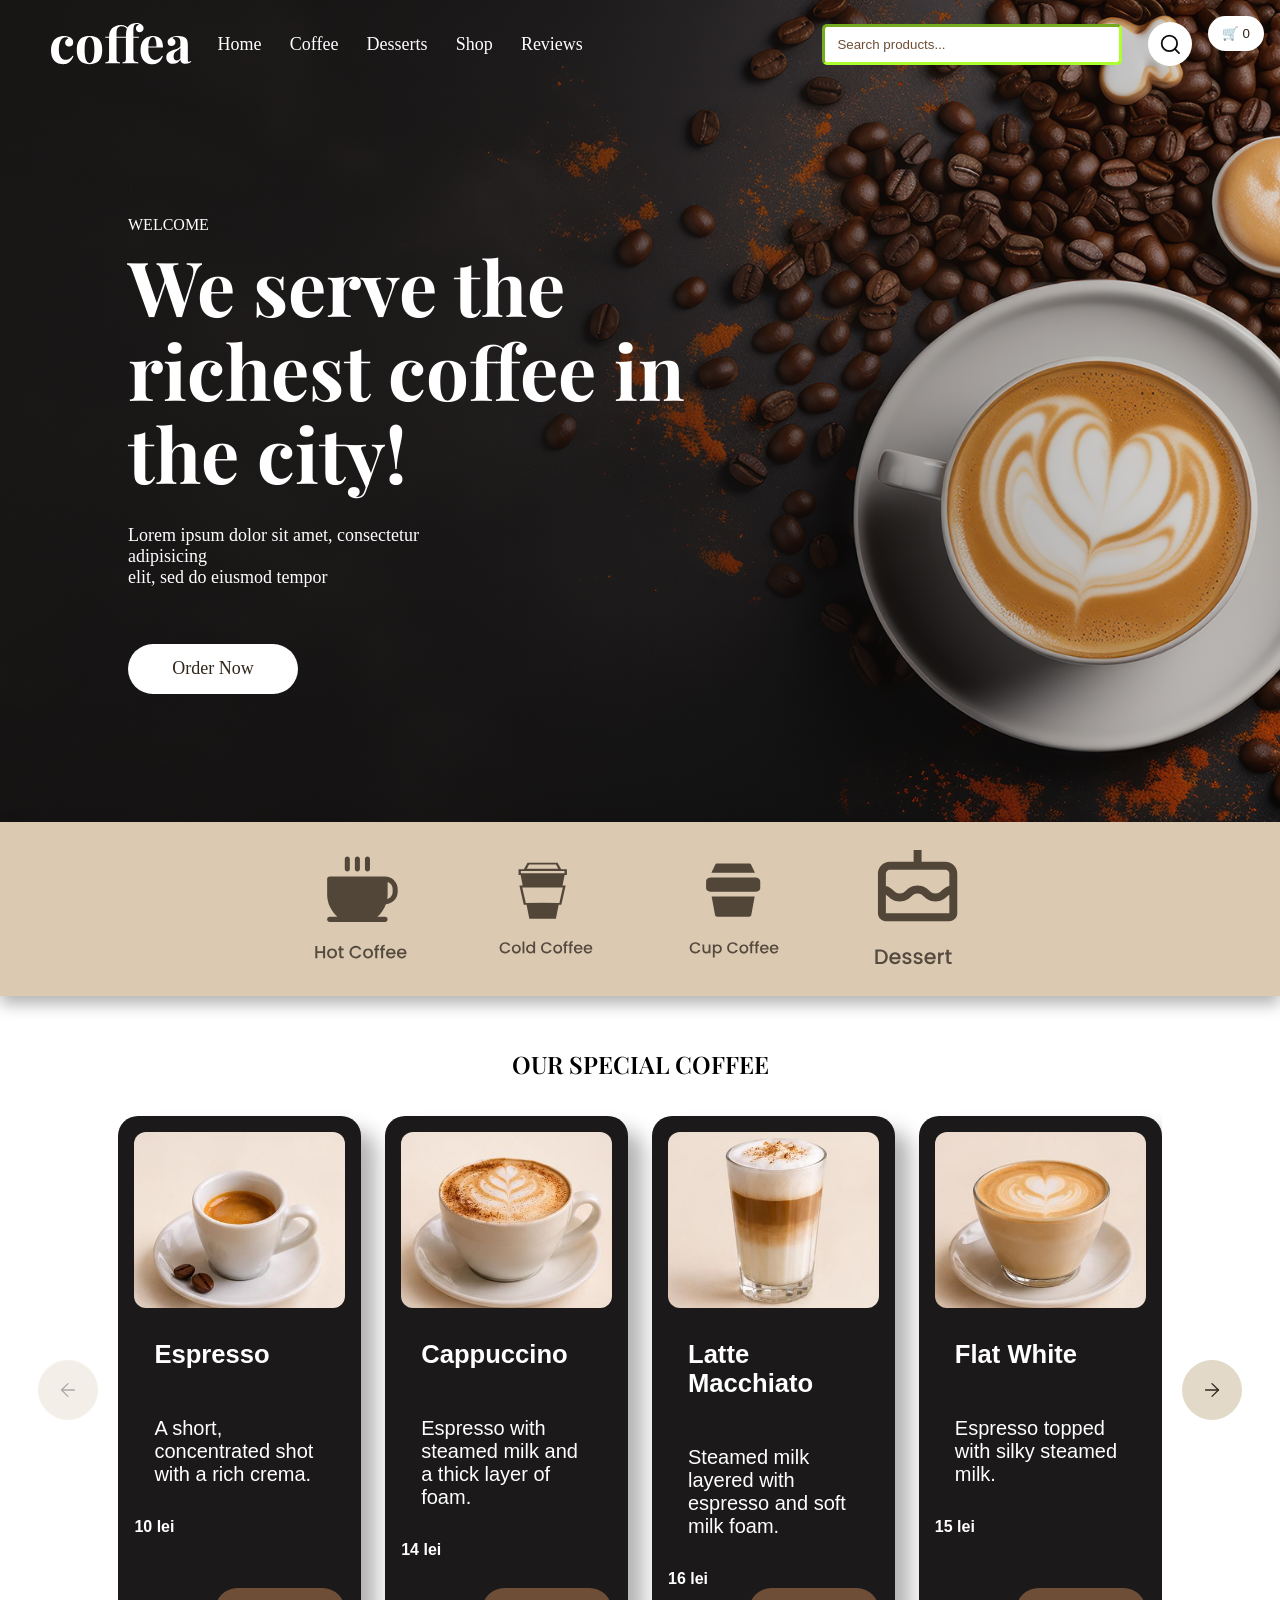
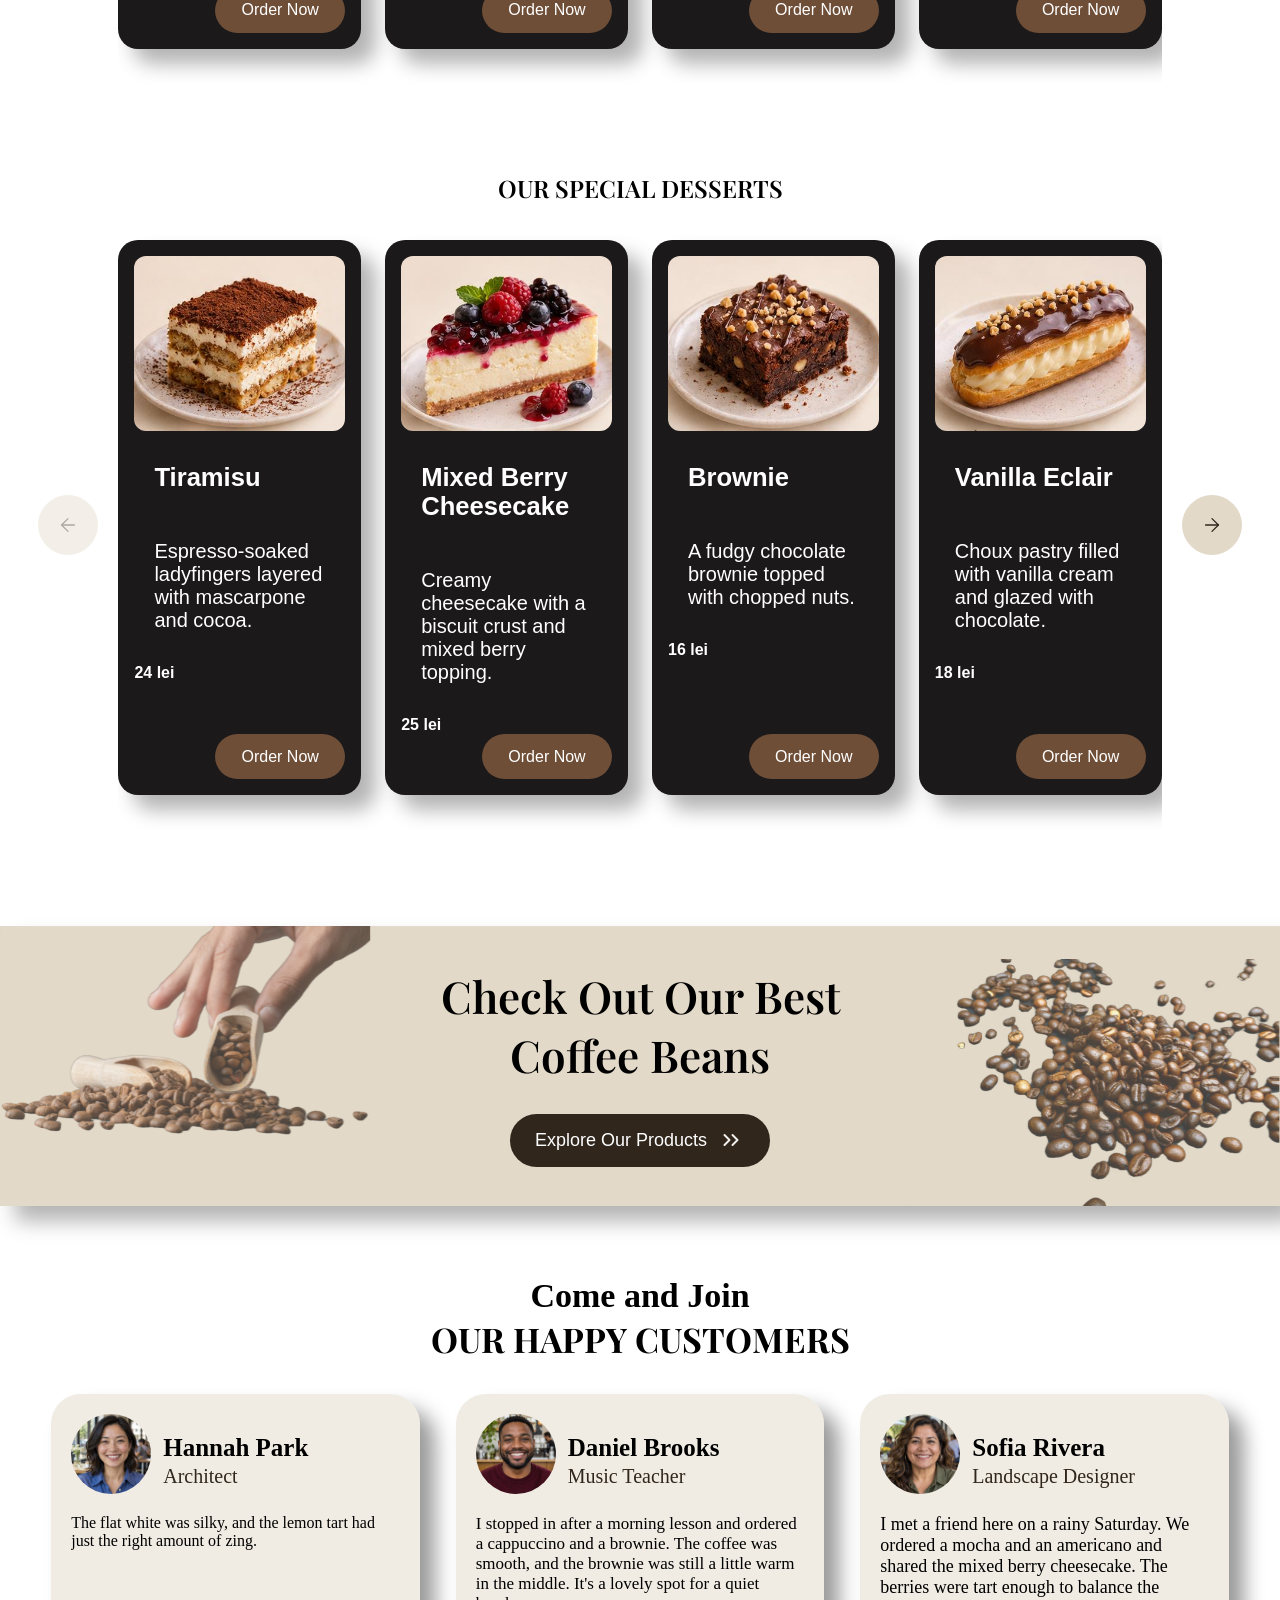
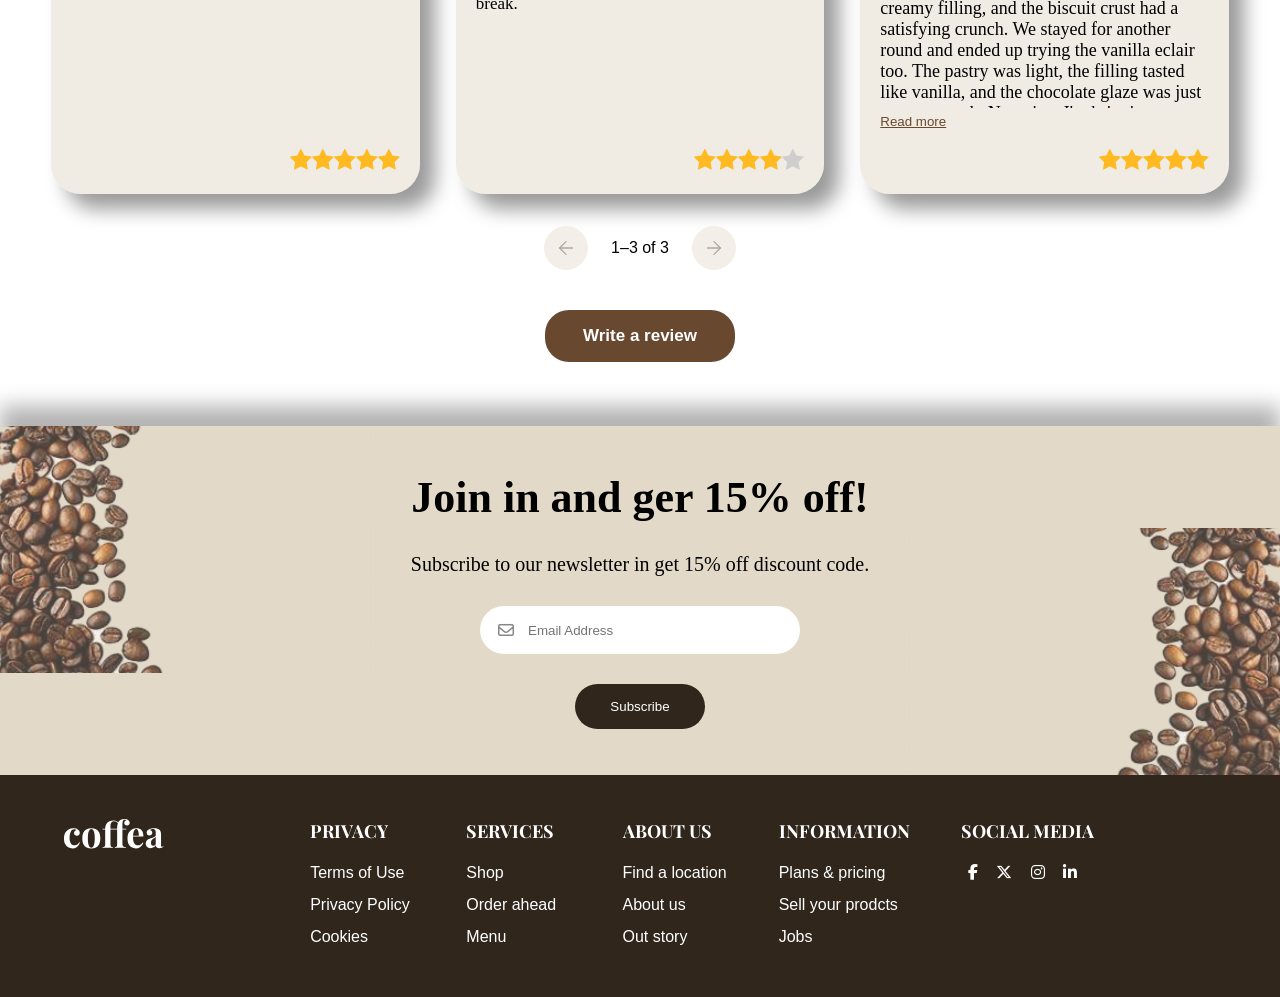
<file: index.html>
<!DOCTYPE html>
<html lang="en">

<head>
    <meta charset="UTF-8">
    <meta name="viewport" content="width=device-width, initial-scale=1.0">
    <title>Caffea</title>

    <link rel="stylesheet" href="styles.css">
    <link rel="preconnect" href="https://fonts.googleapis.com">
    <link rel="preconnect" href="https://fonts.gstatic.com" crossorigin>

    <link href="https://fonts.googleapis.com/css2?family=Playfair+Display:wght@400;500;600;700&display=swap"
        rel="stylesheet">

    <link rel="stylesheet" href="https://cdnjs.cloudflare.com/ajax/libs/font-awesome/6.7.2/css/all.min.css">
</head>

<body>

    <header class="header" id="home">

        <section class="hero-content">
            <p class="subtitle-hero">WELCOME</p>

            <h1 class="title-hero">
                We serve the <br>
                richest coffee in <br>
                the city!
            </h1>

            <p class="text-hero">
                Lorem ipsum dolor sit amet, consectetur adipisicing
                <br>
                elit, sed do eiusmod tempor
            </p>

            <button class="hero-btn">Order Now</button>
        </section>

        <nav class="navbar">

            <a href="index.html" class="logo">
                <img src="./images/Coffea-logo.svg" alt="Logo" class="logo">
            </a>

            <ul class="nav-list">
                <li class="item-nav">
                    <a href="#home" class="nav-link">Home</a>
                </li>

                <li class="item-nav">
                    <a href="#coffee" class="nav-link">Coffee</a>
                </li>

                <li class="item-nav">
                    <a href="#desserts" class="nav-link">Desserts</a>
                </li>

                <li class="item-nav">
                    <a href="#coffee" class="nav-link">Shop</a>
                </li>

                <li class="item-nav">
                    <a href="#customer-reviews" class="nav-link">Reviews</a>
                </li>
            </ul>

            <input class="search-input" type="text" placeholder="Search products..." list="product-suggestions" autocomplete="off" aria-label="Search products">
            <datalist id="product-suggestions"></datalist>

            <a href="#" class="search-btn">
                <img src="./images/cautare-icon.svg" alt="Search">
            </a>

</nav>

    </header>

        <div class="cart">
            <button type="button" class="cart-toggle" aria-label="Shopping cart, 0 items" aria-expanded="false" aria-controls="cart-panel">🛒 <span id="cart-count">0</span></button>
            <section id="cart-panel" class="cart-panel" aria-label="Shopping cart" hidden>
                <h2>Your cart</h2>
                <p id="cart-empty">Your cart is empty.</p>
                <ul id="cart-items"></ul>
                <p id="cart-total" hidden><strong>Total: <span id="cart-amount"></span></strong></p>
                <a id="checkout-link" href="./checkout.html" hidden>Proceed to checkout</a>
            </section>
            <span id="cart-status" role="status" class="cart-status"></span>
        </div>

    <main>

        <section class="icons">
            <img src="./images/svg1.svg" alt="svg1" class="svg">
            <img src="./images/svg2.svg" alt="svg2" class="svg">
            <img src="./images/svg3.svg" alt="svg3" class="svg">
            <img src="./images/svg4.svg" alt="svg4" class="svg">
        </section>

        <!-- COFFEE -->

        <section class="section1" id="coffee">

            <h2 class="section1-title">OUR SPECIAL COFFEE</h2>

            <div class="cards">

                <button class="btn-arrow">
                    <img src="./images/arrow1.svg" alt="Previous">
                </button>

                <div class="cards-viewport">

                    <div class="cards-track">

                        <article class="card">
                            <img src="./images/espresso.jpg" alt="Espresso" class="foto1">

                            <h2 class="card-title">Espresso</h2>

                            <p class="card-text">A short, concentrated shot with a rich crema.</p>

                            <button class="btn-cards">Order Now</button>
                        </article>

                        <article class="card">
                            <img src="./images/cappuccino.jpg" alt="Cappuccino" class="foto1">

                            <h2 class="card-title">Cappuccino</h2>

                            <p class="card-text">Espresso with steamed milk and a thick layer of foam.</p>

                            <button class="btn-cards">Order Now</button>
                        </article>

                        <article class="card">
                            <img src="./images/latte-macchiato.jpg" alt="Latte Macchiato" class="foto1">

                            <h2 class="card-title">Latte Macchiato</h2>

                            <p class="card-text">Steamed milk layered with espresso and soft milk foam.</p>

                            <button class="btn-cards">Order Now</button>
                        </article>

                        <article class="card">
                            <img src="./images/flat-white.jpg" alt="Flat White" class="foto1">

                            <h2 class="card-title">Flat White</h2>

                            <p class="card-text">Espresso topped with silky steamed milk.</p>

                            <button class="btn-cards">Order Now</button>
                        </article>

                        <article class="card">
                            <img src="./images/americano.jpg" alt="Americano" class="foto1">

                            <h2 class="card-title">Americano</h2>

                            <p class="card-text">Espresso diluted with hot water for a smooth black coffee.</p>

                            <button class="btn-cards">Order Now</button>
                        </article>

                        <article class="card">
                            <img src="./images/mocha.jpg" alt="Mocha" class="foto1">

                            <h2 class="card-title">Mocha</h2>

                            <p class="card-text">Espresso, chocolate, and steamed milk topped with whipped cream.</p>

                            <button class="btn-cards">Order Now</button>
                        </article>

                    </div>

                </div>

                <button class="btn-arrow">
                    <img src="./images/arrow2.svg" alt="Next">
                </button>

            </div>

        </section>

        <!-- DESSERTS -->

        <section class="section1" id="desserts">

            <h2 class="section1-title">OUR SPECIAL DESSERTS</h2>

            <div class="cards">

                <button class="btn-arrow">
                    <img src="./images/arrow1.svg" alt="Previous">
                </button>

                <!-- Aceste două containere lipseau la Desserts -->

                <div class="cards-viewport">

                    <div class="cards-track">

                        <article class="card">
                            <img src="./images/tiramisu.jpg" alt="Tiramisu" class="foto1">

                            <h2 class="card-title">Tiramisu</h2>

                            <p class="card-text">Espresso-soaked ladyfingers layered with mascarpone and cocoa.</p>

                            <button class="btn-cards">Order Now</button>
                        </article>

                        <article class="card">
                            <img src="./images/mixed-berry-cheesecake.jpg" alt="Mixed Berry Cheesecake" class="foto1">

                            <h2 class="card-title">Mixed Berry Cheesecake</h2>

                            <p class="card-text">Creamy cheesecake with a biscuit crust and mixed berry topping.</p>

                            <button class="btn-cards">Order Now</button>
                        </article>

                        <article class="card">
                            <img src="./images/brownie.jpg" alt="Brownie" class="foto1">

                            <h2 class="card-title">Brownie</h2>

                            <p class="card-text">A fudgy chocolate brownie topped with chopped nuts.</p>

                            <button class="btn-cards">Order Now</button>
                        </article>

                        <article class="card">
                            <img src="./images/vanilla-eclair.jpg" alt="Vanilla Eclair" class="foto1">

                            <h2 class="card-title">Vanilla Eclair</h2>

                            <p class="card-text">Choux pastry filled with vanilla cream and glazed with chocolate.</p>

                            <button class="btn-cards">Order Now</button>
                        </article>

                        <article class="card">
                            <img src="./images/lemon-tart.jpg" alt="Lemon Tart" class="foto1">

                            <h2 class="card-title">Lemon Tart</h2>

                            <p class="card-text">A buttery pastry shell filled with tangy lemon curd.</p>

                            <button class="btn-cards">Order Now</button>
                        </article>

                        <article class="card">
                            <img src="./images/panna-cotta.jpg" alt="Panna Cotta" class="foto1">

                            <h2 class="card-title">Panna Cotta</h2>

                            <p class="card-text">Silky vanilla cream topped with berry sauce and fresh berries.</p>

                            <button class="btn-cards">Order Now</button>
                        </article>

                    </div>

                </div>

                <button class="btn-arrow">
                    <img src="./images/arrow2.svg" alt="Next">
                </button>

            </div>

        </section>

        <section class="section3">

            <img src="./images/svg1-section3.svg" alt="Coffee beans" class="section3-left-img">

            <div class="section3-content">

                <h2 class="section3-title">
                    Check Out Our Best
                    <br>
                    Coffee Beans
                </h2>

                <button class="section3-btn">
                    Explore Our Products

                    <img src="./images/section3-arrrows.svg" alt="" class="section3-arrow">
                </button>

            </div>

            <img src="./images/svg2-section3.svg" alt="Coffee beans" class="section3-right-img">

        </section>

        <h2 class="title-section4">
            <span class="text-title4">
                Come and Join
                <br>
            </span>

            OUR HAPPY CUSTOMERS
        </h2>

        <section class="section4" id="customer-reviews" aria-label="Customer reviews"></section>
        <div class="review-navigation" role="group" aria-label="Browse reviews">
            <button type="button" class="btn-arrow" id="previous-review" aria-label="Previous review" aria-controls="customer-reviews" disabled>
                <img src="./images/arrow1.svg" alt="">
            </button>
            <span id="review-range" role="status"></span>
            <button type="button" class="btn-arrow" id="next-review" aria-label="Next review" aria-controls="customer-reviews" disabled>
                <img src="./images/arrow2.svg" alt="">
            </button>
        </div>
        <button type="button" id="write-review" class="review-button">Write a review</button>

        <template id="review-card">
            <article class="article">
                <div class="person">
                    <img alt="" class="section4-photo">
                    <div class="person-information">
                        <h3 class="section4-name"></h3>
                        <p class="section4-first-text"></p>
                    </div>
                </div>
                <div class="review-body">
                    <p class="section4-second-text"></p>
                    <button type="button" class="review-more" aria-expanded="false" hidden>Read more</button>
                </div>
                <div class="star-icons"></div>
            </article>
        </template>
        <dialog id="review-dialog" aria-labelledby="review-heading">
            <form id="review-form">
                <h2 id="review-heading">Write a review</h2>
                <label>Name <input name="reviewer" maxlength="60" required></label>
                <label>Occupation <input name="occupation" maxlength="60"></label>
                <label>Rating
                    <select name="rating">
                        <option value="5">5 stars</option>
                        <option value="4">4 stars</option>
                        <option value="3">3 stars</option>
                        <option value="2">2 stars</option>
                        <option value="1">1 star</option>
                    </select>
                </label>
                <label>Your review <textarea name="review" rows="5" maxlength="2000" required></textarea></label>
                <div class="quantity-actions">
                    <button type="button" id="cancel-review">Cancel</button>
                    <button type="submit">Post review</button>
                </div>
            </form>
        </dialog>

        <section class="section5">

            <img src="./images/section5-svg1.svg" alt="svg1-sectiune5" class="section5-svg1">

            <div class="section5-text">

                <h2 class="section5-title">
                    Join in and ger 15% off!
                </h2>

                <p class="section5-subtext">
                    Subscribe to our newsletter in get 15% off discount code.
                </p>

                <div class="input-container">
                    <i class="fa-regular fa-envelope"></i>
                    <input type="email" placeholder="Email Address">
                </div>

                <button type="submit" class="btn-mail">
                    Subscribe
                </button>

            </div>

            <img src="./images/section5-svg2.svg" alt="sectiune5-svg2" class="section-svg1">

        </section>

    </main>

    <footer class="footer">

        <img src="./images/Coffea-logo.svg" alt="logo" class="logo-footer">

        <div class="footer-element">

            <h3 class="title-footer">PRIVACY</h3>

            <ul>
                <li class="li-element">
                    <a href="#">Terms of Use</a>
                </li>

                <li class="li-element">
                    <a href="#">Privacy Policy</a>
                </li>

                <li class="li-element">
                    <a href="#">Cookies</a>
                </li>
            </ul>

        </div>

        <div class="footer-element">

            <h3 class="title-footer">SERVICES</h3>

            <ul>
                <li class="li-element">
                    <a href="#">Shop</a>
                </li>

                <li class="li-element">
                    <a href="#">Order ahead</a>
                </li>

                <li class="li-element">
                    <a href="#">Menu</a>
                </li>
            </ul>

        </div>

        <div class="footer-element">

            <h3 class="title-footer">ABOUT US</h3>

            <ul>
                <li class="li-element">
                    <a href="#">Find a location</a>
                </li>

                <li class="li-element">
                    <a href="#">About us</a>
                </li>

                <li class="li-element">
                    <a href="#">Out story</a>
                </li>
            </ul>

        </div>

        <div class="footer-element">

            <h3 class="title-footer information">
                INFORMATION
            </h3>

            <ul>
                <li class="li-element">
                    <a href="#">Plans & pricing</a>
                </li>

                <li class="li-element">
                    <a href="#">Sell your prodcts</a>
                </li>

                <li class="li-element">
                    <a href="#">Jobs</a>
                </li>
            </ul>

        </div>

        <div>

            <h3 class="title-footer social">
                SOCIAL MEDIA
            </h3>

            <a href="https://www.facebook.com" target="_blank">
                <i class="fa-brands fa-facebook-f"></i>
            </a>

            <a href="https://x.com" target="_blank">
                <i class="fa-brands fa-x-twitter"></i>
            </a>

            <a href="https://www.instagram.com" target="_blank">
                <i class="fa-brands fa-instagram"></i>
            </a>

            <a href="https://www.linkedin.com" target="_blank">
                <i class="fa-brands fa-linkedin-in"></i>
            </a>

        </div>

    </footer>

    <script src="./prices.js"></script>
    <script src="./script.js"></script>

    <dialog id="quantity-dialog" aria-labelledby="quantity-title">
        <form id="quantity-form">
            <h2 id="quantity-title"></h2>
            <label for="order-quantity">Quantity</label>
            <input type="number" id="order-quantity" min="1" max="999" step="1" required autofocus>
            <div class="quantity-actions">
                <button type="button" id="cancel-order">Cancel</button>
                <button type="submit">Add to cart</button>
            </div>
        </form>
    </dialog>

    <script src="./reviews.js"></script>
</body>

</html>
</file>
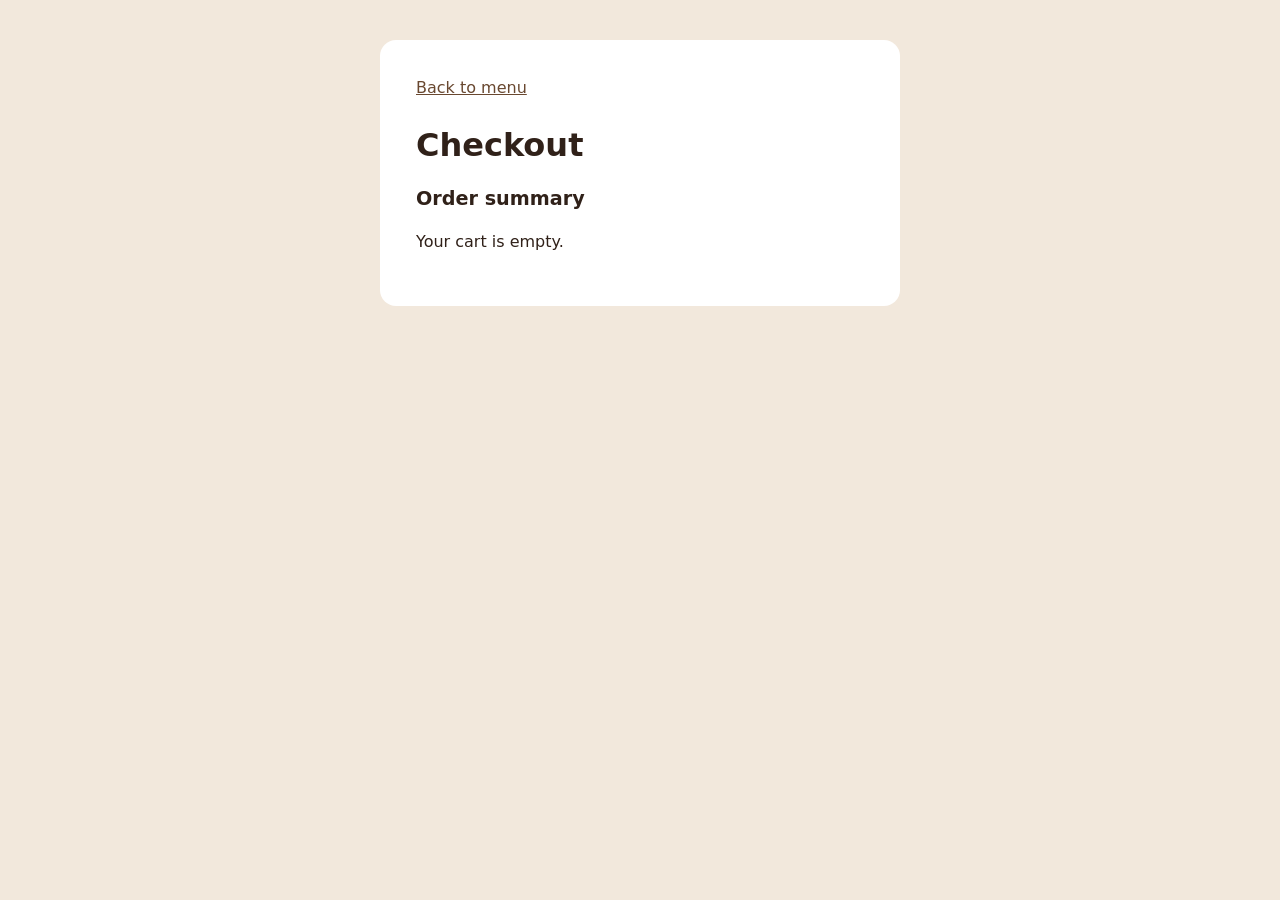
<file: checkout.html>
<!doctype html>
<html lang="en">
<head>
    <meta charset="utf-8">
    <meta name="viewport" content="width=device-width, initial-scale=1">
    <title>Checkout | Caffea</title>
    <style>
        * { box-sizing: border-box; }
        body { margin: 0; padding: 24px; background: #f2e8dc; color: #302119; font: 16px/1.5 system-ui, sans-serif; }
        main { max-width: 520px; margin: 16px auto; background: #fff; border-radius: 16px; padding: clamp(20px, 5vw, 36px); }
        a { color: #694830; }
        h1 { margin-bottom: 0; }
        h2 { font-size: 1.2rem; }
        label { display: block; margin-top: 14px; }
        input { display: block; width: 100%; padding: 10px; margin-top: 4px; border: 1px solid #826a58; border-radius: 6px; font: inherit; }
        .card-details { display: grid; grid-template-columns: 1fr 1fr; gap: 12px; }
        button { margin-top: 20px; background: #694830; color: white; padding: 10px 16px; border: 0; border-radius: 6px; font: inherit; cursor: pointer; }
    </style>
    <script src="./prices.js" defer></script>
    <script src="./checkout.js" defer></script>
</head>
<body>
    <main>
        <a href="./index.html">Back to menu</a>
        <h1>Checkout</h1>
        <h2>Order summary</h2>
        <ul id="checkout-items"></ul>
        <p id="checkout-total" hidden><strong>Total: <span id="checkout-amount"></span></strong></p>
        <p id="checkout-empty" hidden>Your cart is empty.</p>
        <form id="payment-form" autocomplete="off" hidden>
            <h2>Card details</h2>
            <p>Demo checkout. Use fictional details only. No payment will be processed.</p>
            <label>Cardholder name <input type="text" placeholder="Alex Taylor" maxlength="100" required></label>
            <label>Card number <input type="text" inputmode="numeric" placeholder="4242424242424242" pattern="[0-9]{13,19}" maxlength="19" required></label>
            <div class="card-details">
                <label>Expiration date <input type="text" inputmode="text" placeholder="MM/YY" pattern="(0[1-9]|1[0-2])/[0-9]{2}" maxlength="5" required></label>
                <label>Security code <input type="password" inputmode="numeric" placeholder="123" pattern="[0-9]{3,4}" maxlength="4" required></label>
            </div>
            <button type="submit">Simulate payment</button>
        </form>
        <p id="payment-status" role="status"></p>
    </main>
</body>
</html>
</file>
<file: styles.css>
:root {
    --primary-color: #6F4E37;
    --text-color: #333;
    --white: #fff;
    --transition: 0.3s;
    --button-color: #90EE90;
}

* {
    margin: 0;
    padding: 0;
    box-sizing: border-box;
}

body {
    font-family: sans-serif;
}

.header {
    display: flex;
    min-height: 1000px;
    background-image: url("./images/background-hero.png");
    background-size: cover;
    background-position: center;
}

.logo {
    width: 150px;
    height: auto;
    display: block;
    margin-left: 100px;
    margin-top: 10px;
}

.navbar {
    display: flex;
    justify-content: space-between;
    gap: 30px;
    width: 1444px;
    height: 66px;
}
.nav-list {
    display: flex;
    justify-content: flex-end;
    gap: 40px;
    width: 551px;
    height: 29.21px;
    list-style: none;
    padding: 33px;
    font-family: Poppins;
}
.nav-link {
    text-decoration: none;
    color: white;
    list-style: none;
}
.item-nav {
    color: #fff;
    font-size: 20px;
    text-decoration: none;
}
.search-input {
    width: 300px;
    margin-top: 37px;
    border-radius: 5px;
    color: var(--primary-color);
    padding: 15px;
    margin-left: 200px;
    border-color: greenyellow;
    border-width: 3px;
}
.search-input::placeholder {
    color: var(--primary-color);
}

.search-btn {
    width: 61px;
    height: 66px;
    padding: 20px;
    animation: shake 3s ease-in-out infinite;
}

@keyframes shake {
    0% {
        transform: rotate(0deg);
    }

    5% {
        transform: rotate(-10deg);
    }

    10% {
        transform: rotate(10deg);
    }

    15% {
        transform: rotate(-8deg);
    }

    20% {
        transform: rotate(8deg);
    }

    25% {
        transform: rotate(0deg);
    }

    /* stă nemișcată până la 100% */
    100% {
        transform: rotate(0deg);
    }
}

.search-btn:hover {
    animation-play-state: paused;
}

.hero-content {
    position: absolute;
    top: 250px;
    left: 200px;
    color: #fff;
}
.subtitle-hero {
    margin-bottom: 10px;
    font-family: outfit;
}

.title-hero {
    font-size: 72px;
    font-family: Playfair Display;
    margin-bottom: 30px;
    animation: colorChanging 5s linear infinite;
}
@keyframes colorChanging {
    0% {
        color: #F8E8D0;
    }

    10% {
        color: #F4D7B5;
    }

    20% {
        color: #EFC69D;
    }

    30% {
        color: #E8B47D;
    }

    40% {
        color: #DFA064;
    }

    50% {
        color: #D58C4F;
    }

    60% {
        color: #E09A5A;
    }

    70% {
        color: #E9B078;
    }

    80% {
        color: #F0C69A;
    }

    90% {
        color: #F5DAB9;
    }

    100% {
        color: #F8E8D0;
    }
}
.text-hero {
    font-size: 18px;
    font-family: Outfit;
    margin-bottom: 56px;
}
.hero-btn {
    width: 170px;
    height: 50px;
    border-radius: 100px;
    background-color: #FFFFFF;
    color: #30261C;
    cursor: pointer;
    border: none;
    font-size: 18px;
    font-family: Outfit;
    transition: transform box-shadow 300ms linear;
}
.hero-btn:hover {
    background-color: var(--button-color);
    transform: perspective(500px) scale(1.1);
    box-shadow: 0 0 5px #90EE90,
    0 0 10px #90EE90,
    0 0 20px #90EE90,
    0 0 40px #90EE90;
}
.nav-link:hover {
    color: var(--button-color);
}
/*header*/
.icons {
    display: flex;
    flex-direction: row;
    justify-content: center ;
    gap: 100px;
    background-color: #dbc9b1;
    box-shadow: 0 8px 15px rgba(0, 0, 0, 0.30);
    position: relative;
    z-index: 1;
}

.svg {
    margin: 50px;
    width: 97.5px;
    height: 125px;
}

.section1 {
    display: flex;
    flex-direction: column;
    padding: 50px 0;
}

.section1-title {
    align-self: center;
    width: 361px;
    font-family: "Playfair Display", serif;
    font-weight: 600;
    margin: 70px;
    border-color: #30261C;
}

.cards {
    display: flex;
    flex-direction: row;
    justify-content: center;
    align-items: center;
    gap: 20px;
    width: 100%;
    min-width: 0;
    box-sizing: border-box;
    position: relative;
}

.cards-viewport {
    flex: 0 1 1290px;
    min-width: 0;
    overflow: hidden;
    padding: 20px 0 35px;
}
.cards-track {
    display: flex;
    flex-direction: row;
    gap: 30px;
    width: max-content;
    transition: transform 0.5s ease;
}

.card {
    color: white;
    display: flex;
    flex-direction: column;
    flex: 0 0 300px;
    width: 300px;
    height: 600px;
    padding: 16px;
    box-sizing: border-box;
    background-color: #1B191A;
    border-radius: 20px;
    box-shadow: 15px 15px 20px rgba(0, 0, 0, 0.30);
    transition: transform 0.2s ease, box-shadow 0.2s ease;
}

.btn-arrow {
    width: 71px;
    height: 71px;
    flex: 0 0 71px;
    align-self: center;
    border-radius: 50%;
    border: 1px solid #E2D9C8;
    background-color: #E2D9C8;
    cursor: pointer;
}

.cards>.btn-arrow:first-child {
    margin-right: auto;
}

.cards>.btn-arrow:last-of-type {
    margin-left: auto;
}

.cards>.btn-arrow {
    flex-shrink: 0;
}

.btn-arrow:hover {
    background-color: var(--button-color);
}

.card-title {
    font-family: "Outfit", sans-serif;
    font-weight: 600;
    font-size: 28px;
    padding: 20px;
    margin: 0;
}

.card-text {
    font-family: "Outfit", sans-serif;
    font-size: 20px;
    padding: 20px;
    margin-top: 10px;
}

.card:hover {
    transform: translateY(-5px);
    box-shadow:
    0 15px 30px rgba(0, 0, 0, 0.35),
    0 0 15px rgba(200, 117, 50, 0.35),
    0 0 35px rgba(200, 117, 50, 0.15);
}

.btn-cards {
    width: 130px;
    height: 45px;
    margin-top: auto;
    margin-left: auto;
    margin-right: 15px;
    margin-bottom: 15px;
    background-color: #6F4E37;
    color: white;
    border-radius: 30px;
    border: none;
    font-family: "Outfit", sans-serif;
    font-size: 16px;
    transition: transform 300ms linear,
    box-shadow 300ms linear,
    color 300ms linear;
}

.btn-cards:hover {
    background-color: var(--button-color);
    transform: scale(1.1);
    box-shadow:
    0 0 5px #90EE90,
    0 0 10px #90EE90,
    0 0 20px #90EE90,
    0 0 40px #90EE90;
    color: black;
}

.section3 {
    display: grid;
    grid-template-columns: 350px 1fr 500px;
    align-items: center;
    height: 335px;
    background: #E2D9C8;
    box-shadow: 15px 15px 20px rgba(0, 0, 0, 0.30);
    margin-top: 60px;
}
.section3-content {
    justify-self: start;
    display: flex;
    flex-direction: column;
    gap: 30px;
    margin-left: 80px;
    position: relative;
    left: 180px;
}
.section3-title {
    font-family: "Playfair Display", serif;
    font-size: 48px;
    font-weight: 600;
    margin: 0;
    animation: coffeeColors 5s linear infinite;
}

@keyframes coffeeColors {
    0% {
        color: #5C4033;
    }

    10% {
        color: #694635;
    }

    20% {
        color: #754B36;
    }

    30% {
        color: #805238;
    }

    40% {
        color: #6B422E;
    }

    50% {
        color: #75452F;
    }

    60% {
        color: #633B2B;
    }

    70% {
        color: #573426;
    }

    80% {
        color: #4A2D21;
    }

    90% {
        color: #3D251B;
    }

    100% {
        color: #5C4033;
    }
}
.section3-btn {
    display: flex;
    align-items: center;
    justify-content: center;
    gap: 10px;
    width: 260px;
    padding: 16px;
    border: none;
    border-radius: 30px;
    background-color: #30261C;
    color: white;
    font-family: "Outfit", sans-serif;
    font-size: 18px;
    cursor: pointer;
    transition: transform  box-shadow color 3s linear;
}
.section3-left-img {
    justify-self: start;
}
.section3-right-img {
    justify-self: end;
}
.section3-btn:hover {
    background-color: var(--button-color);
    transform: scale(1.1);
    box-shadow: 0 15px 40px  white;
    background-color: #805238;
}

.title-section4 {
    position: relative;
    left: 750px;
    top: 100px;
    font-family: Playfair Display;
    font-size: 30px;
}
.text-title4 {
    font-family: Reggae One;
    margin-left: 60px;
}
.section4 {
    display: flex;
    justify-content: space-around;
    height: 600px;
}
.section4-photo {
    width: 80px;
    height: 80px;
    border-radius: 100%;
    object-fit: cover;
}
.article {
    display: flex;
    flex-direction: column;
    justify-content: flex-start;
    gap: 20px;
    margin-top: 200px;
    border: none;
    background-color: rgba(226, 217, 200, 0.5);
    max-height: fit-content;
    border-radius: 30px;
    padding: 20px;
    box-shadow: 15px 15px 20px rgba(0,0,0,0.4);
    transition: transform  box-shadow 300ms 0s linear;
}

.article:hover {
    transform: perspective(800px) translateY(-10px) scale(1.05);
    box-shadow: 15px 15px 30px rgba(0, 0, 0, 0.3);
}

.person {
    display: flex;
    flex-direction: row;
    gap: 15px;
    flex-basis: content;
    flex-shrink: 0;
    flex-grow: 0;
}
.person-information {
    margin-top: 20px;
}

.section4-name {
    font-family: Poppins;
    font-size: 25px;
    margin-bottom: 3px;
}
.section4-first-text {
    font-family: Poppins;
    font-size: 20px;
    color: #30261C;
    font-weight: 500;
}

.section4-second-text {
    width: 500px;
    font-family: Poppins;
    font-size: 18px;
}
.star-icons {
    align-self: flex-end;
}

.section5 {
    display: flex;
    flex-direction: row;
    justify-content: space-between;
    margin-top: 100px;
    background-color: #E2D9C8;
    box-shadow: 0 -20px 20px rgba(0, 0, 0, 0.30);
}

.section5-text {
    display: flex;
    flex-direction: column;
    padding: 10px;
    gap: 30px;
    justify-content: center;
}
.section5-title {
    font-family: Poppins;
    font-size: 30px;
    font-weight: 600;
    position: relative;
    left: 30px;
}
.section5-subtext {
    font-family: Poppins;
    font-size: 20px;
}
.input-container {
    position: relative;
    width: 320px;
}

.input-container i {
    position: absolute;
    left: 18px;
    top: 50%;
    transform: translateY(-50%);
    color: #888;
    font-size: 16px;
}

.input-container input {
    width: 100%;
    height: 48px;
    border: none;
    border-radius: 25px;
    padding-left: 48px;
    padding-right: 18px;
    box-sizing: border-box;
}
.btn-mail {
    background-color: #30261C;
    color: #FFFFFF;
    width: 130px;
    height: auto;
    padding: 15px;
    margin-left: 400px;
    position: relative;
    bottom: 80px;
    right: 60px;
    border-radius: 30px;
    border: none;
    transition: transform  box-shadow   color 3s linear;
}
.btn-mail:hover {
    background-color: var(--button-color);
    transform: translateY(-3px);
    box-shadow: 0 10px 20px rgba(0, 0, 0, .2);
    color: darkgreen;
}

.footer {
    display: flex;
    flex-direction: row;
    height: 400px;
    width: 100%;
    justify-content: space-between;
    background-color: #30261C;
}
.logo-footer {
    width: 100px;
    align-self: flex-start;
    margin-left: 15px;
    margin-top: 20px;
}

.title-footer {
    font-family: Playfair Display;
    color: #FFFFFF;
    font-size: 30px;
    padding: 20px;
    margin-top: 70px;
}

ul {
    list-style: none;
}
a {
    text-decoration: none;
    color: #FFFFFF;
}
.footer-element {
    display: flex;
    flex-direction: column;
}

.li-element {
    padding: 15px;
}

@media (max-width: 767px) {
    .header {
        width: 100%;
        min-height: 600px;
        background-size: cover;
        background-position: center;
    }

    .hero-content {
        top: 150px;
        left: 20px;
        right: 20px;
    }

    .title-hero {
        font-size: 36px;
    }

    .text-hero {
        font-size: 14px;
    }
    .navbar {
        width: 100%;
        height: 60px;
        gap: 0;
    }
    .logo {
        width: 80px;
        margin-left: 15px;
        margin-top: 10px;
    }
    .nav-list {
        display: none;
    }
    .search-btn {
        width: 60px;
        height: auto;
        padding: 8px;
        margin-right: 40px;
    }
    .search-btn img {
        width: 100%;
        height: auto;
    }

    .svg {
        margin: 10px;
        width: 50px;
        gap: 10px;
    }
    .icons {
        height: 150px;
        gap: 15px;
    }

    /*cardurile */
    .section1 {
        display: flex;
        flex-direction: column;
        padding: 50px 0;
    }

    .section1-title {
        align-self: center;
        width: 300px;
        font-family: "Playfair Display", serif;
        font-weight: 600;
        margin: 70px;
        border-color: #30261C;
    }

    .foto1 {
        width: 140px;
        height: auto;
        margin-left: 10px;
    }

    .card {
        width: 190px;
        height: 380px;
        padding: 16px;
        margin-left: 5px;
        margin-bottom: 30px; ;
        margin-right: 5px;
    }

    .card-title {
        font-size: 18px;
        padding: 10px;
    }

    .card-text {
        font-size: 16px;
        padding: 10px;
        margin-top: 10px;
        margin-bottom: 10px;
    }

    .btn-arrow {
        display: none;
    }

    .btn-cards {
        width: 90px;
        height: 60px;
        font-size: 14px;
    }

    .section3 {
        height: 250px;
        margin-top: 30px;
        background-image: url(./images/section5-svg1.svg);
        background-size: cover;
        position: relative;
    }

    .section3-content {
        gap: 20px;;
        margin-left: 10px'
        left: 20px;
    }
    .section3-title {
        position: absolute;
        left: -80px;
        top: -120px;
        font-size: 24px;
        width: 150px;
    }
    .section3-btn {
        position: absolute;
        bottom: -60px;
        left: -100px;
        gap: 10px;
        width: 130px;
        padding: 8px;
        font-size: 10px;
    }
    .section3-left-img {
        display: none;
    }

    .section3-right-img {
        display: none;
    }

    .title-section4 {
        left: 80px;
        font-size: 25px;
        margin-bottom: 120px;
    }
    .section4 {
        flex-direction: column;
        justify-content: space-around;
        height: auto;
        gap: 10px;
        height: 1300px;
    }
    .section4-photo {
        width: 60px;
        height: 60px;
    }

    .article {
        gap: 10px;
        margin-top: 20px;
        padding: 20px;
        margin-left: 30px;
        margin-right: 30px;
    }
    .person {
        height: auto;
        width: 400px;
        margin-top: 20px;
        gap: 30px;
    }
    .person-information {
        margin-top: 10px;
    }

    section4-name {
        font-size: 12px;
        margin-bottom: 0px;
        flex-wrap: wrap;
    }

    .section4-second-text {
        width: 250px;
    }

    .section5 {
        margin-top: 100px;
    }
    .section5-text {
        padding: 15px;
        gap: 20px;
    }
    .section-title {
        font-size: 15px;
        left: 150x;
    }
    .section5-subtext {
        font-size: 15px;
    }
    .section5-svg1 {
        display: none;
    }
    .section-svg1 {
        display: none;
    }
    .btn-mail {
        bottom: 10px;
        right: 150px;
    }
    .footer {
        height: 400px;
    }
    .logo-footer {
        position: absolute;
    }
    .footer-element {
        flex-wrap: wrap;
        position: relative;
        left: 10px;
        top: 30px;
    }
    .li-element {
        display: none;
    }
    .title-footer {
        font-size: 20px;
        padding: 15px;
        margin-top: 50px;
    }
    .information {
        position: relative;
        left: -350px;
        top: 70px;
    }
    .social {
        position: relative;
        left: -300px;
        top: 100px;
    }
}

.no-results {
    position: absolute;
    top: 50%;
    left: 50%;
    transform: translate(-50%, -50%);
    width: 100%;
    margin: 0;
    text-align: center;
    font-size: 18px;
    pointer-events: none;
}

.cart {
    position: fixed;
    top: 16px;
    right: 16px;
    z-index: 1000;
}
.cart-toggle {
    border: 0;
    border-radius: 24px;
    padding: 10px 14px;
    background: #fff;
    color: #302119;
    cursor: pointer;
    white-space: nowrap;
}
.cart-panel {
    position: absolute;
    top: calc(100% + 8px);
    right: 0;
    box-sizing: border-box;
    width: min(320px, 85vw);
    max-height: 55vh;
    overflow: auto;
    padding: 16px;
    background: #fff;
    color: #302119;
    border-radius: 12px;
    box-shadow: 0 8px 24px #0004;
}
.cart-panel h2 {
    margin: 0 0 12px;
    font-size: 20px;
}
.cart-panel ul {
    padding-left: 20px;
    margin: 0;
}
.cart-panel li {
    padding: 5px 0;
}
#checkout-link:not([hidden]) {
    display: block;
    margin-top: 12px;
    padding: 8px 12px;
    border-radius: 6px;
    background: #694830;
    color: white;
    text-align: center;
    text-decoration: none;
}

.cart-status {
    position: absolute;
    width: 1px;
    height: 1px;
    overflow: hidden;
    clip-path: inset(50%);
}
#quantity-dialog {
    border: 0;
    border-radius: 12px;
    padding: 24px;
    color: #302119;
}
#quantity-dialog::backdrop {
    background: #0008;
}
#order-quantity {
    width: 5em;
    margin-left: 8px;
}
.quantity-actions {
    display: flex;
    gap: 10px;
    margin-top: 20px;
}
.quantity-actions button {
    border: 0;
    border-radius: 6px;
    padding: 8px 12px;
    cursor: pointer;
}
.quantity-actions button[type="submit"] {
    color: white;
    background: #694830;
}


/* Customer reviews */
.review-button {
    display: block;
    margin: 40px auto 0;
    min-width: 190px;
    padding: 14px 28px;
    font-size: 17px;
    font-weight: 600;
    line-height: 1.4;
    border: 0;
    border-radius: 24px;
    background: #694830;
    color: white;
    cursor: pointer;
}
.review-button:hover,
.review-button:focus-visible,
.review-button:active {
    background-color: var(--button-color);
    color: black;
    box-shadow: 0 0 5px var(--button-color), 0 0 10px var(--button-color),
        0 0 20px var(--button-color), 0 0 40px var(--button-color);
}

#customer-reviews .article {
    width: min(30%, 540px);
    height: 400px;
    max-height: none;
}
#customer-reviews .person {
    width: auto;
    min-height: 80px;
}
#customer-reviews .section4-photo {
    flex-shrink: 0;
}
#customer-reviews .person-information {
    min-width: 0;
    overflow-wrap: anywhere;
}
.review-body {
    display: flex;
    flex: 1;
    flex-direction: column;
    min-height: 0;
}
#customer-reviews .section4-second-text {
    flex: 1;
    min-height: 0;
    width: auto;
    overflow: hidden;
    overflow-wrap: anywhere;
    white-space: pre-wrap;
}
#customer-reviews .article:nth-child(1) .section4-second-text { font-size: 16px; }
#customer-reviews .article:nth-child(2) .section4-second-text { font-size: 17px; }
#customer-reviews .article:nth-child(3) .section4-second-text { font-size: 18px; }
#customer-reviews .section4-second-text.review-scroll { overflow: auto; }
.review-more {
    align-self: flex-start;
    margin-top: 6px;
    border: 0;
    background: transparent;
    color: #694830;
    text-decoration: underline;
    cursor: pointer;
}
#review-dialog {
    width: min(420px, 90vw);
    max-height: 90vh;
    padding: 24px;
    border: 0;
    border-radius: 12px;
}
#review-dialog::backdrop { background: #0008; }
#review-form label { display: block; margin-top: 12px; }
#review-form input,
#review-form select,
#review-form textarea {
    display: block;
    width: 100%;
    padding: 8px;
    font: inherit;
}
@media (max-width: 767px) {
    #customer-reviews .article {
        width: auto;
        height: 360px;
        flex-shrink: 0;
    }
}


/* Layout adapts to the space available instead of fixed offsets. */
.header {
    display: flex;
    flex-direction: column;
    min-height: clamp(560px, 85svh, 900px);
    background-position: center;
    background-image: linear-gradient(90deg, #171413b8, #17141326), url("./images/background-hero.png");
}
.navbar {
    order: -1;
    align-items: center;
    flex-wrap: wrap;
    justify-content: flex-start;
    gap: 16px;
    width: min(100%, 1440px);
    height: auto;
    margin-inline: auto;
    padding: 16px clamp(16px, 4vw, 56px);
    padding-right: max(88px, 5vw);
}
.navbar .logo { width: clamp(90px, 11vw, 150px); margin: 0; }
.nav-list { display: flex; flex-wrap: wrap; width: auto; height: auto; gap: 16px; padding: 0; }
.item-nav { font-size: 16px; }
.search-input { flex: 1 1 175px; width: min(100%, 300px); min-width: 100px; max-width: 300px; margin: 0; padding: 10px 12px; }
.search-btn { flex: 0 0 44px; width: 44px; height: 44px; margin: 0; padding: 0; animation: none; }
.search-btn img { display: block; width: 100%; height: 100%; }
.hero-content { position: static; padding: clamp(52px, 10vw, 150px) clamp(20px, 10vw, 180px); }
.title-hero { font-size: clamp(36px, 6vw, 76px); line-height: 1.1; }
.text-hero { max-width: 36ch; }
.icons { height: auto; flex-wrap: wrap; gap: clamp(12px, 7vw, 96px); padding: 20px; }
.svg { margin: 0; width: clamp(42px, 8vw, 96px); height: auto; }
.section1 { padding: 36px clamp(10px, 3vw, 40px); }
.section1-title { width: auto; margin: 16px 0; text-align: center; }
.cards { gap: clamp(6px, 2vw, 20px); }
.cards-viewport { --visible-cards: 4; }
.cards-track {
    display: grid;
    grid-template-columns: repeat(var(--visible-cards), minmax(0, 1fr));
    gap: clamp(10px, 2vw, 24px);
    width: 100%;
}
.card { width: auto; height: auto; min-width: 0; min-height: 340px; }
.card .foto1 { display: block; width: 100%; height: auto; aspect-ratio: 6 / 5; object-fit: cover; margin: 0; border-radius: 12px; }
.card-title, .card-text { width: auto; overflow-wrap: anywhere; }
.card-title { font-size: clamp(19px, 2vw, 28px); margin: 12px 0 8px; }
.card-text { margin: 0 0 12px; }
.card .btn-cards { width: min(100%, 130px); margin: auto 0 0; align-self: flex-end; }
.btn-arrow { display: grid; place-items: center; width: clamp(30px, 5vw, 60px); height: auto; aspect-ratio: 1; flex: 0 0 auto; }
.btn-arrow:disabled { opacity: .4; }
.btn-arrow img { width: min(22px, 65%); }
.section3, .section5 { position: relative; isolation: isolate; display: grid; grid-template-columns: minmax(0, 1fr); place-items: center; height: auto; min-height: 280px; padding: 36px 20px; text-align: center; }
.section3-content, .section5-text { position: relative; left: auto; justify-self: center; align-items: center; width: min(100%, 540px); margin: 0; }
.section3-title, .section5-title { position: static; font-size: clamp(26px, 4vw, 44px); }
.section3-btn { max-width: 100%; }
.section3-left-img, .section3-right-img, .section5-svg1, .section-svg1 {
    position: absolute;
    z-index: -1;
    width: min(19%, 250px);
    height: auto;
    opacity: .7;
}
.section5-svg1,
.section-svg1 {
    width: min(29%, 540px);
    height: 100%;
    object-fit: contain;
}

.section5-svg1 {
    inset: 0 auto auto 0;
    object-position: top left;
}

.section-svg1 {
    inset: auto 0 0 auto;
    object-position: bottom right;
}

.section3-left-img,
.section3-right-img {
    width: min(29%, 440px);
    height: 100%;
    object-fit: contain;
}

.section3-left-img {
    inset: 0 auto auto 0;
    object-position: top left;
}

.section3-right-img {
    inset: auto 0 0 auto;
    object-position: bottom right;
}
.title-section4 { position: static; text-align: center; margin: 64px 16px 32px; font-size: clamp(23px, 4vw, 34px); }
.text-title4 { margin-left: 0; }
#customer-reviews { display: grid; grid-template-columns: repeat(3, minmax(0, 1fr)); height: auto; gap: clamp(12px, 3vw, 36px); padding: 0 clamp(16px, 4vw, 64px); }
#customer-reviews .article { width: 100%; min-width: 0; margin: 0; }
#customer-reviews .person { margin: 0; gap: 12px; }
.footer { height: auto; min-height: 140px; align-items: center; justify-content: center; flex-wrap: wrap; gap: 24px; padding: 24px; }
.footer .logo-footer {
    position: absolute;
    top: var(--footer-logo-top, 24px);
    left: var(--footer-logo-left, 24px);
    margin: 0;
}
.footer a:hover, .footer a:focus-visible { text-decoration: underline; }
.cart-panel { width: min(390px, calc(100vw - 32px)); }
#cart-items { padding: 0; }
.cart-row { display: flex; flex-wrap: wrap; align-items: center; justify-content: space-between; gap: 8px; border-bottom: 1px solid #e2d9c8; }
.cart-row-actions { display: flex; gap: 6px; align-items: center; }
.cart-row-actions button { min-height: 36px; padding: 4px 9px; border: 1px solid #b59e87; border-radius: 6px; color: #302119; background: #fff; cursor: pointer; }
.cart-row-actions button:disabled { opacity: .45; }
:focus-visible { outline: 2px solid #598415; outline-offset: 3px; }
@media (max-width: 1150px) { .cards-viewport { --visible-cards: 3; } }
@media (max-width: 850px) {
    .cards-viewport { --visible-cards: 2; }
    #customer-reviews { grid-template-columns: minmax(0, 540px); justify-content: center; }
    .section3-left-img, .section3-right-img, .section5-svg1, .section-svg1 { opacity: .3; }
}
@media (max-width: 540px) {
    .cards-viewport { --visible-cards: 1; }
    .navbar { padding-right: 76px; }
    .nav-list { order: 2; flex-basis: 100%; }
    .cart { top: 12px; right: 12px; }
}
@media (prefers-reduced-motion: reduce) {
    .title-hero, .section3-title { animation: none; }
    .card, .article, .btn-cards, .hero-btn { transition: none; }
}

.section5 { margin-top: 64px; }
.input-container { width: min(100%, 320px); }
.btn-mail { position: static; margin: 0; cursor: pointer; }
.footer { position: relative; align-items: flex-start; padding-top: 84px; }
.footer .title-footer { position: static; margin: 0; padding: 0 0 8px; font-size: 18px; }
.footer .li-element { margin: 0; padding: 7px 0; }
.footer-element { min-width: 105px; }
.footer > div:last-child a { display: inline-block; padding: 5px; }
@media (max-width: 360px) {
    .navbar { padding-right: 68px; }
    .nav-list { gap: 12px; }
}

@media (min-width: 1100px) {
    .navbar {
        column-gap: clamp(22px, 2vw, 36px);
        padding-block: 22px;
    }

    .nav-list {
        gap: clamp(22px, 2.2vw, 40px);
    }

    .item-nav {
        font-size: 18px;
    }

    .navbar .search-input {
        margin-left: auto;
    }
}

@media (min-width: 768px) {
    .footer {
        column-gap: clamp(28px, 4vw, 80px);
        row-gap: 32px;
        --footer-logo-top: 44px;
        --footer-logo-left: clamp(24px, 5vw, 90px);
        padding: 44px clamp(24px, 5vw, 90px) 44px calc(var(--footer-logo-left) + 124px);
    }

    .footer .title-footer {
        padding-bottom: 14px;
    }

    .footer > div:last-child a {
        padding: 7px;
    }
}
/* Review navigation */
.review-navigation {
    display: flex;
    align-items: center;
    justify-content: center;
    gap: 16px;
    margin: 32px auto 0;
}

.review-navigation .btn-arrow {
    width: 44px;
}

#review-range {
    min-width: 8ch;
    text-align: center;
}
</file>
